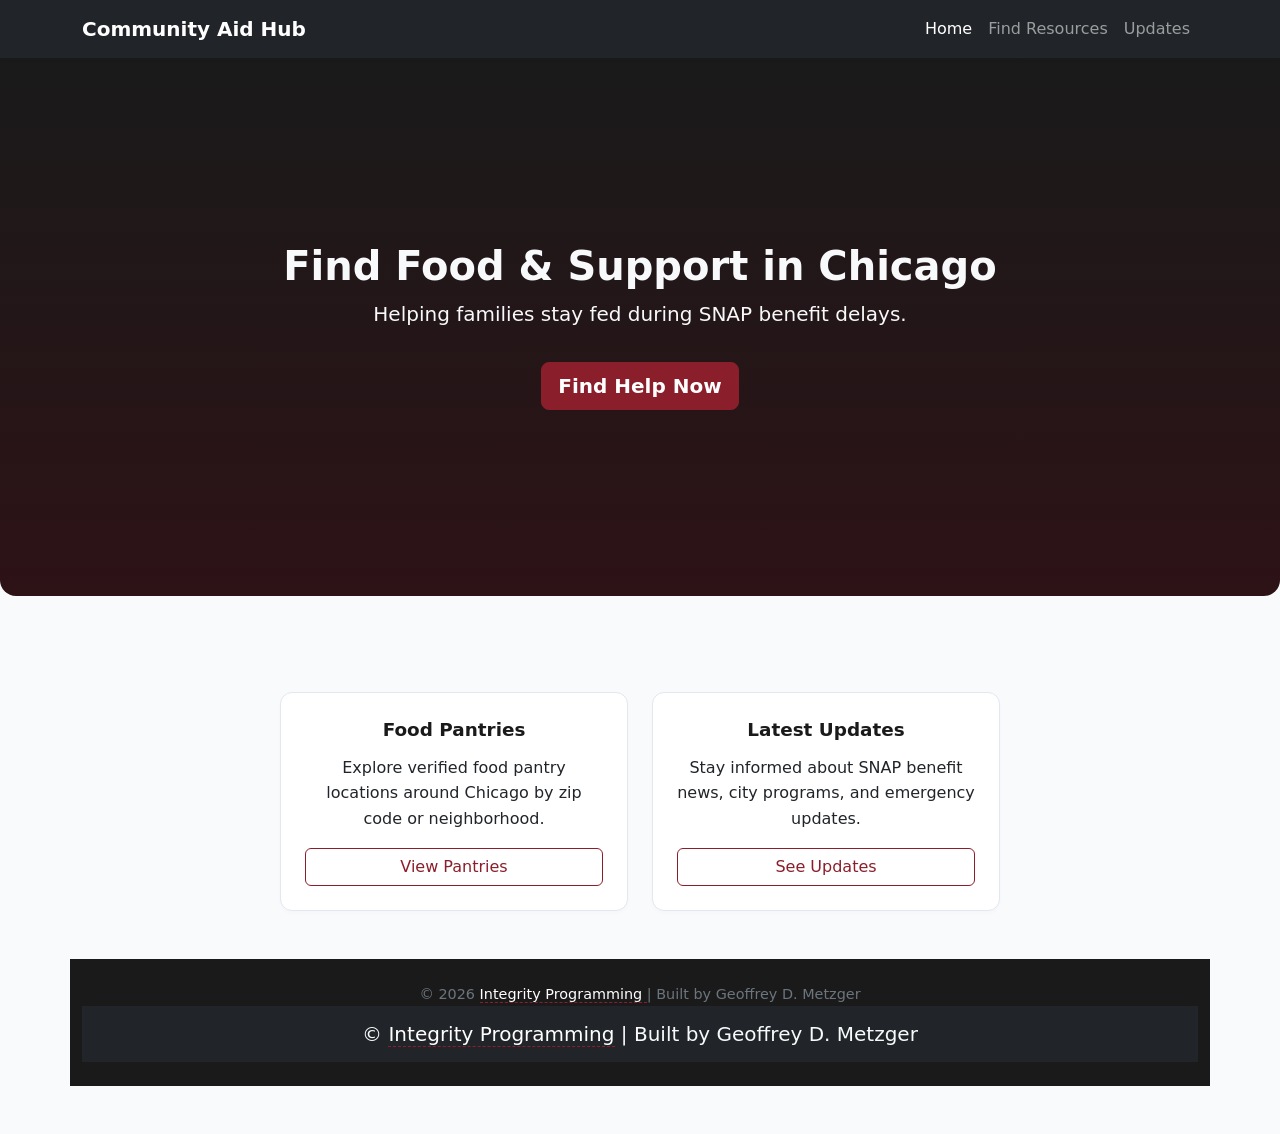
<file: index.html>
<!DOCTYPE html>
<html lang="en" class="h-100">
<html lang="en">

<head>
  <meta charset="UTF-8" />
  <meta name="viewport" content="width=device-width, initial-scale=1" />
  <title>Chicago SNAP Assistance Hub</title>
  <link href="https://cdn.jsdelivr.net/npm/bootstrap@5.3.3/dist/css/bootstrap.min.css" rel="stylesheet" />
  <link rel="stylesheet" href="css/style.css" />
  
</head>

<body class="d-flex flex-column h-100">
  <!-- Bootstrap -->
  <link href="https://cdn.jsdelivr.net/npm/bootstrap@5.3.3/dist/css/bootstrap.min.css" rel="stylesheet" />
  <!-- Custom CSS -->
  <link rel="stylesheet" href="css/style.css" />
</head>

<body>
  <!-- Navbar -->
  <nav class="navbar navbar-expand-lg navbar-dark bg-dark fixed-top">
    <div class="container">
      <a class="navbar-brand fw-bold" href="index.html">Community Aid Hub</a>
      <button class="navbar-toggler" type="button" data-bs-toggle="collapse" data-bs-target="#navbarNav">
        <span class="navbar-toggler-icon"></span>
      </button>
      <div class="collapse navbar-collapse" id="navbarNav">
        <ul class="navbar-nav ms-auto">
          <li class="nav-item"><a class="nav-link active" href="index.html">Home</a></li>
          <li class="nav-item"><a class="nav-link" href="food.html">Find Resources</a></li>
          <li class="nav-item"><a class="nav-link" href="updates.html">Updates</a></li>
        </ul>
      </div>
    </div>
  </nav>
  <!-- Hero -->
  <section class="hero text-center text-light d-flex align-items-center">
    <div class="container">
      <h1 class="fw-bold">Find Food &amp; Support in Chicago</h1>
      <p class="lead">Helping families stay fed during SNAP benefit delays.</p>
      <a href="food.html" class="btn btn-primary btn-lg mt-3">Find Help Now</a>
    </div>
  </section>

  <section class="py-5">
    <div class="container">
      <div class="row g-4 justify-content-center">
  <!-- Info cards -->
  <section class="py-5 justify-content-center">
    <div class="container">
      <div class="row g-4">
        <div class="col-md-4">
          <div class="card h-100 shadow-sm">
            <div class="card-body text-center">
              <h5 class="card-title fw-bold">Food Pantries</h5>
              <p class="card-text">Explore verified food pantry locations around Chicago by zip code or neighborhood.</p>
              <a href="food.html" class="btn btn-outline-primary">View Pantries</a>
            </div>
          </div>
        </div>
        <div class="col-md-4">
          <div class="card h-100 shadow-sm">
            <div class="card-body text-center">
              <h5 class="card-title fw-bold">Latest Updates</h5>
              <p class="card-text">Stay informed about SNAP benefit news, city programs, and emergency updates.</p>
              <a href="updates.html" class="btn btn-outline-primary">See Updates</a>
            </div>
          </div>
        </div>
      </div>
    </div>
  </section>

  <footer class="text-center py-4 mt-auto" style="background-color: #1a1a1a;">
    <p class="mb-0 text-secondary" style="font-size: 0.9rem;">
      © <span id="year"></span> 
      <a href="https://integrity-programming-portfolio-sta.vercel.app/" target="_blank" class="text-white text-decoration-none fw-medium">
        Integrity Programming
      </a> 
      | Built by Geoffrey D. Metzger
    </p>
  <!-- Footer -->
  <footer class="bg-dark text-light text-center py-3 mt-auto">
    <h5 class="mb-0">
      © <span id="year"></span> <a href="https://integrity-programming-portfolio-sta.vercel.app/" target="_blank">Integrity Programming</a> |
      Built by Geoffrey D. Metzger
    </h5>
  </footer>

  <script src="https://cdn.jsdelivr.net/npm/bootstrap@5.3.3/dist/js/bootstrap.bundle.min.js"></script>
  <script>
    document.getElementById("year").textContent = new Date().getFullYear();
  </script>
</body>
</html>
</html>
</file>
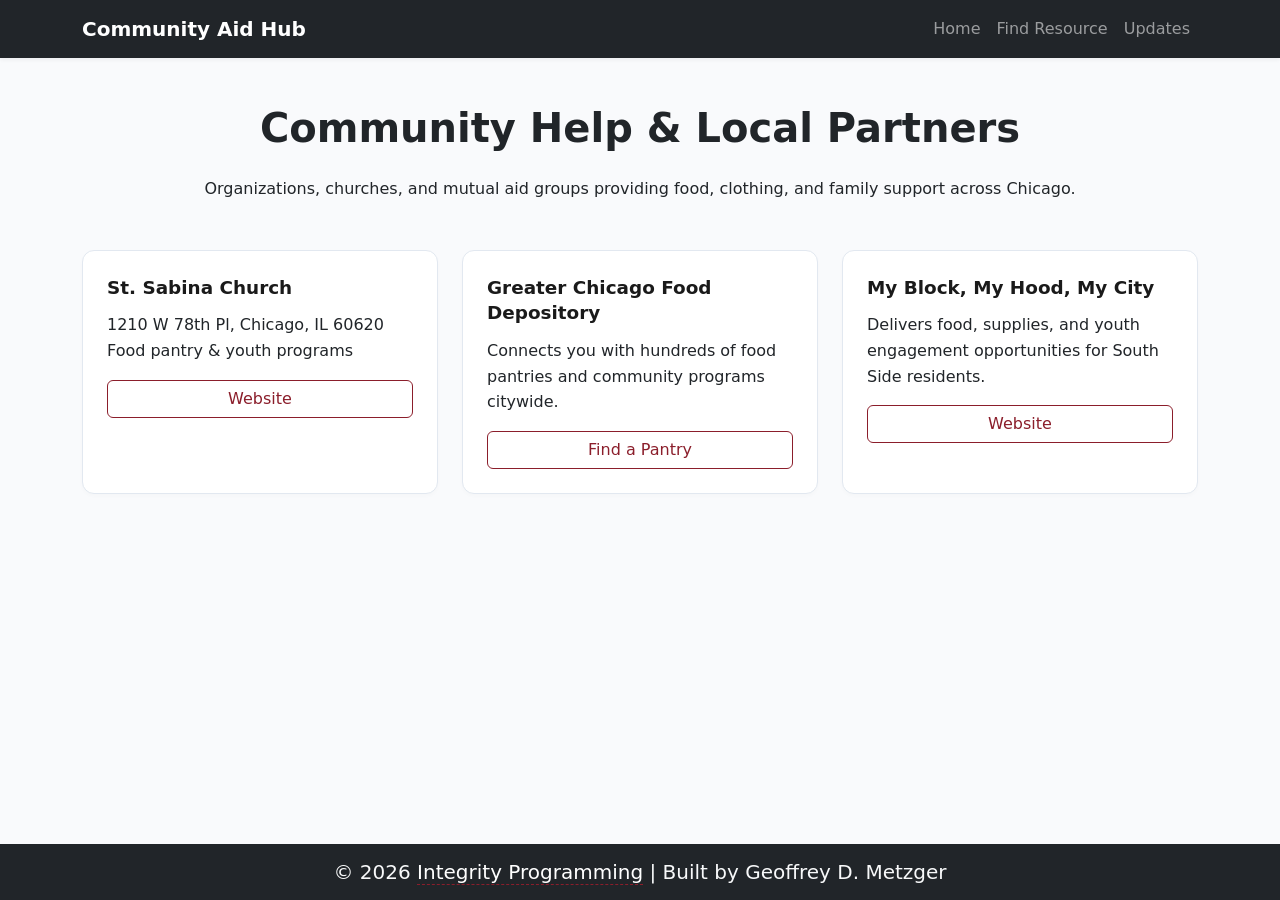
<file: communities.html>
<!DOCTYPE html>
<html lang="en">
<head>
  <meta charset="UTF-8" />
  <meta name="viewport" content="width=device-width, initial-scale=1" />
  <title>Community Resources – SNAP Assistance Chicago</title>
  <link href="https://cdn.jsdelivr.net/npm/bootstrap@5.3.3/dist/css/bootstrap.min.css" rel="stylesheet" />
  <link rel="stylesheet" href="css/style.css" />
</head>

<body>
  <!-- Navbar -->
  <nav class="navbar navbar-expand-lg navbar-dark bg-dark fixed-top">
    <div class="container">
      <a class="navbar-brand fw-bold" href="index.html">Community Aid Hub</a>
      <button class="navbar-toggler" type="button" data-bs-toggle="collapse" data-bs-target="#navbarNav">
        <span class="navbar-toggler-icon"></span>
      </button>
      <div class="collapse navbar-collapse" id="navbarNav">
        <ul class="navbar-nav ms-auto">
          <li class="nav-item"><a class="nav-link" href="index.html">Home</a></li>
          <li class="nav-item"><a class="nav-link" href="food.html">Find Resource</a></li>
          <!--<li class="nav-item"><a class="nav-link" href="community.html">Community</a></li>-->
          <li class="nav-item"><a class="nav-link" href="updates.html">Updates</a></li>
          <!--<li class="nav-item"><a class="nav-link" href="contact.html">Contact</a></li>-->
        </ul>
      </div>
    </div>
  </nav>

  <main class="container py-5">
    <h1 class="fw-bold mb-4 text-center">Community Help & Local Partners</h1>
    <p class="text-center mb-5">Organizations, churches, and mutual aid groups providing food, clothing, and family support across Chicago.</p>
    

    <div class="row g-4">
      <div class="col-md-4">
        <div class="card shadow-sm h-100">
          <div class="card-body">
            <h5 class="card-title">St. Sabina Church</h5>
            <p class="card-text">1210 W 78th Pl, Chicago, IL 60620<br>Food pantry & youth programs</p>
            <a href="https://www.saintsabina.com/" class="btn btn-outline-primary" target="_blank">Website</a>
          </div>
        </div>
      </div>

      <div class="col-md-4">
        <div class="card shadow-sm h-100">
          <div class="card-body">
            <h5 class="card-title">Greater Chicago Food Depository</h5>
            <p class="card-text">Connects you with hundreds of food pantries and community programs citywide.</p>
            <a href="https://www.chicagosfoodbank.org/" class="btn btn-outline-primary" target="_blank">Find a Pantry</a>
          </div>
        </div>
      </div>

      <div class="col-md-4">
        <div class="card shadow-sm h-100">
          <div class="card-body">
            <h5 class="card-title">My Block, My Hood, My City</h5>
            <p class="card-text">Delivers food, supplies, and youth engagement opportunities for South Side residents.</p>
            <a href="https://www.formyblock.org/" class="btn btn-outline-primary" target="_blank">Website</a>
          </div>
        </div>
      </div>
    </div>
  </main>

  <!-- ✅ Footer -->
  <footer class="bg-dark text-light text-center py-3 mt-auto">
  <h5 class="mb-0">
    © <span id="year"></span> <a href="https://integrity-programming-portfolio-sta.vercel.app/" target="_blank">Integrity Programming</a> |
    Built by Geoffrey D. Metzger
  </h5>
</footer>

<script>
  document.getElementById("year").textContent = new Date().getFullYear();
</script>
  <script src="https://cdn.jsdelivr.net/npm/bootstrap@5.3.3/dist/js/bootstrap.bundle.min.js"></script>
  <script>
    document.getElementById("year").textContent = new Date().getFullYear();
  </script>
</body>
</html>
</file>
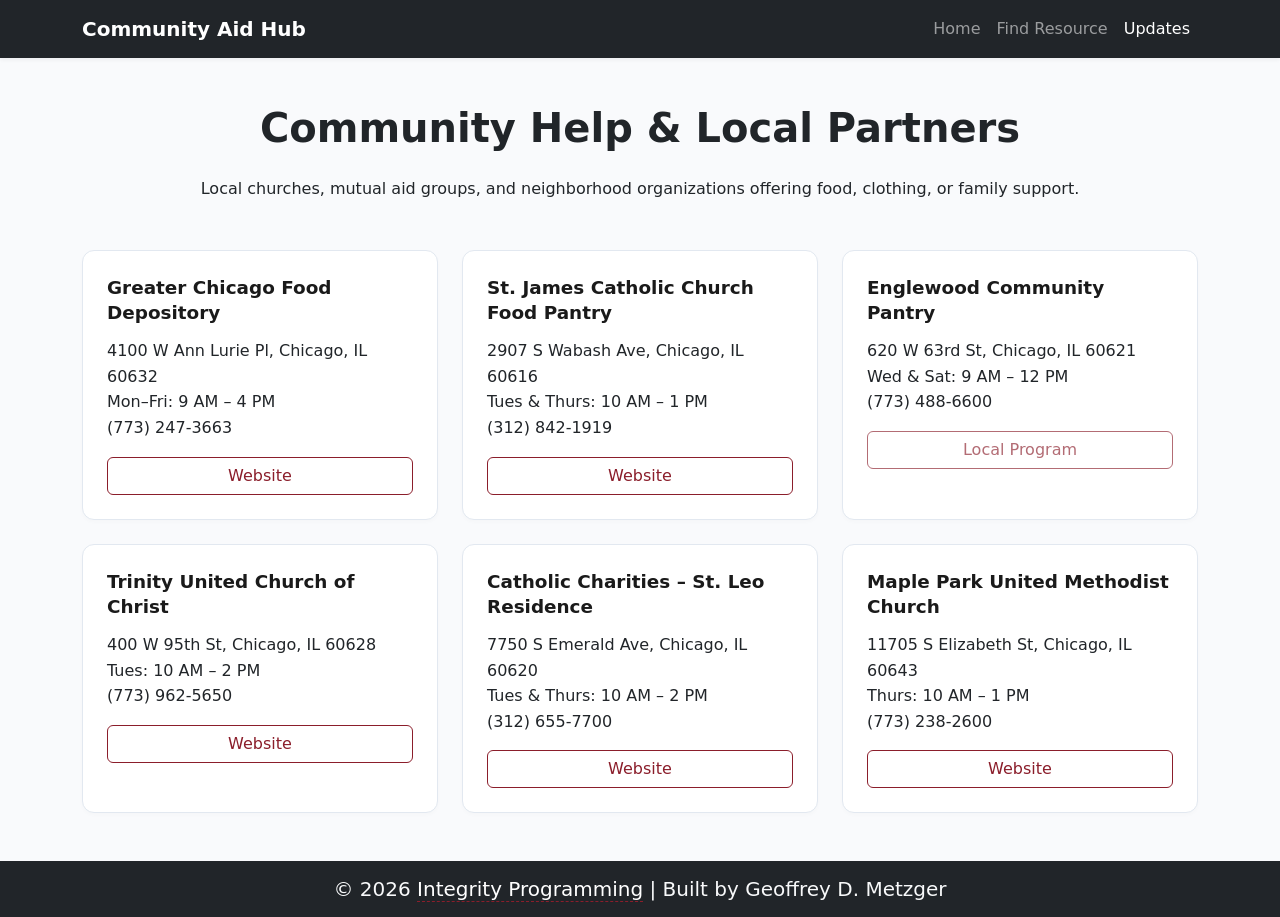
<file: community.html>
<!DOCTYPE html>
<html lang="en">
<head>
  <meta charset="UTF-8" />
  <meta name="viewport" content="width=device-width, initial-scale=1" />
  <title>Find Food – SNAP Assistance Chicago</title>

  <!-- Bootstrap -->
  <link href="https://cdn.jsdelivr.net/npm/bootstrap@5.3.3/dist/css/bootstrap.min.css" rel="stylesheet" />
  <link rel="stylesheet" href="css/style.css" />
</head>

<body>
  <!-- Navbar -->
  <nav class="navbar navbar-expand-lg navbar-dark bg-dark fixed-top">
    <div class="container">
      <a class="navbar-brand fw-bold" href="index.html">Community Aid Hub</a>
      <button class="navbar-toggler" type="button" data-bs-toggle="collapse" data-bs-target="#navbarNav">
        <span class="navbar-toggler-icon"></span>
      </button>
      <div class="collapse navbar-collapse" id="navbarNav">
        <ul class="navbar-nav ms-auto">
          <li class="nav-item"><a class="nav-link" href="index.html">Home</a></li>
          <li class="nav-item"><a class="nav-link" href="food.html">Find Resource</a></li>
          <!--<li class="nav-item"><a class="nav-link" href="community.html">Community</a></li>-->
          <li class="nav-item"><a class="nav-link active" href="updates.html">Updates</a></li>
          <!--<li class="nav-item"><a class="nav-link" href="contact.html">Contact</a></li>-->
        </ul>
      </div>
    </div>
  </nav>

  <!-- Main -->
  <main class="container py-5">
    <h1 class="fw-bold mb-4 text-center">Community Help & Local Partners</h1>
    <p class="text-center mb-5">Local churches, mutual aid groups, and neighborhood organizations offering food, clothing, or family support.</p>
    <div class="row g-4">
      <!-- Pantry 1 -->
      <div class="col-md-4">
        <div class="card shadow-sm h-100">
          <div class="card-body">
            <h5 class="card-title fw-bold">Greater Chicago Food Depository</h5>
            <p class="card-text">
              4100 W Ann Lurie Pl, Chicago, IL 60632<br>
              Mon–Fri: 9 AM – 4 PM<br>
              (773) 247-3663
            </p>
            <a href="https://www.chicagosfoodbank.org/" class="btn btn-outline-primary" target="_blank">Website</a>
          </div>
        </div>
      </div>

      <!-- Pantry 2 -->
      <div class="col-md-4">
        <div class="card shadow-sm h-100">
          <div class="card-body">
            <h5 class="card-title fw-bold">St. James Catholic Church Food Pantry</h5>
            <p class="card-text">
              2907 S Wabash Ave, Chicago, IL 60616<br>
              Tues & Thurs: 10 AM – 1 PM<br>
              (312) 842-1919
            </p>
            <a href="https://www.stjameswabash.org/" class="btn btn-outline-primary" target="_blank">Website</a>
          </div>
        </div>
      </div>

      <!-- Pantry 3 -->
      <div class="col-md-4">
        <div class="card shadow-sm h-100">
          <div class="card-body">
            <h5 class="card-title fw-bold">Englewood Community Pantry</h5>
            <p class="card-text">
              620 W 63rd St, Chicago, IL 60621<br>
              Wed & Sat: 9 AM – 12 PM<br>
              (773) 488-6600
            </p>
            <a href="#" class="btn btn-outline-primary disabled">Local Program</a>
          </div>
        </div>
      </div>

      <!-- Pantry 4 -->
      <div class="col-md-4">
        <div class="card shadow-sm h-100">
          <div class="card-body">
            <h5 class="card-title fw-bold">Trinity United Church of Christ</h5>
            <p class="card-text">
              400 W 95th St, Chicago, IL 60628<br>
              Tues: 10 AM – 2 PM<br>
              (773) 962-5650
            </p>
            <a href="https://www.trinitychicago.org/" class="btn btn-outline-primary" target="_blank">Website</a>
          </div>
        </div>
      </div>

      <!-- Pantry 5 -->
      <div class="col-md-4">
        <div class="card shadow-sm h-100">
          <div class="card-body">
            <h5 class="card-title fw-bold">Catholic Charities – St. Leo Residence</h5>
            <p class="card-text">
              7750 S Emerald Ave, Chicago, IL 60620<br>
              Tues & Thurs: 10 AM – 2 PM<br>
              (312) 655-7700
            </p>
            <a href="https://www.catholiccharities.net/" class="btn btn-outline-primary" target="_blank">Website</a>
          </div>
        </div>
      </div>

      <!-- Pantry 6 -->
      <div class="col-md-4">
        <div class="card shadow-sm h-100">
          <div class="card-body">
            <h5 class="card-title fw-bold">Maple Park United Methodist Church</h5>
            <p class="card-text">
              11705 S Elizabeth St, Chicago, IL 60643<br>
              Thurs: 10 AM – 1 PM<br>
              (773) 238-2600
            </p>
            <a href="https://mapleparkchurch.org/" class="btn btn-outline-primary" target="_blank">Website</a>
          </div>
        </div>
      </div>
    </div>
  </main>

  <!-- ✅ Footer -->
  <footer class="bg-dark text-light text-center py-3 mt-auto">
  <h5 class="mb-0">
    © <span id="year"></span> <a href="https://integrity-programming-portfolio-sta.vercel.app/" target="_blank">Integrity Programming</a> |
    Built by Geoffrey D. Metzger
  </h5>
</footer>

  <script src="https://cdn.jsdelivr.net/npm/bootstrap@5.3.3/dist/js/bootstrap.bundle.min.js"></script>
  <script>document.getElementById("year").textContent = new Date().getFullYear();</script>
</body>
</html>
</file>
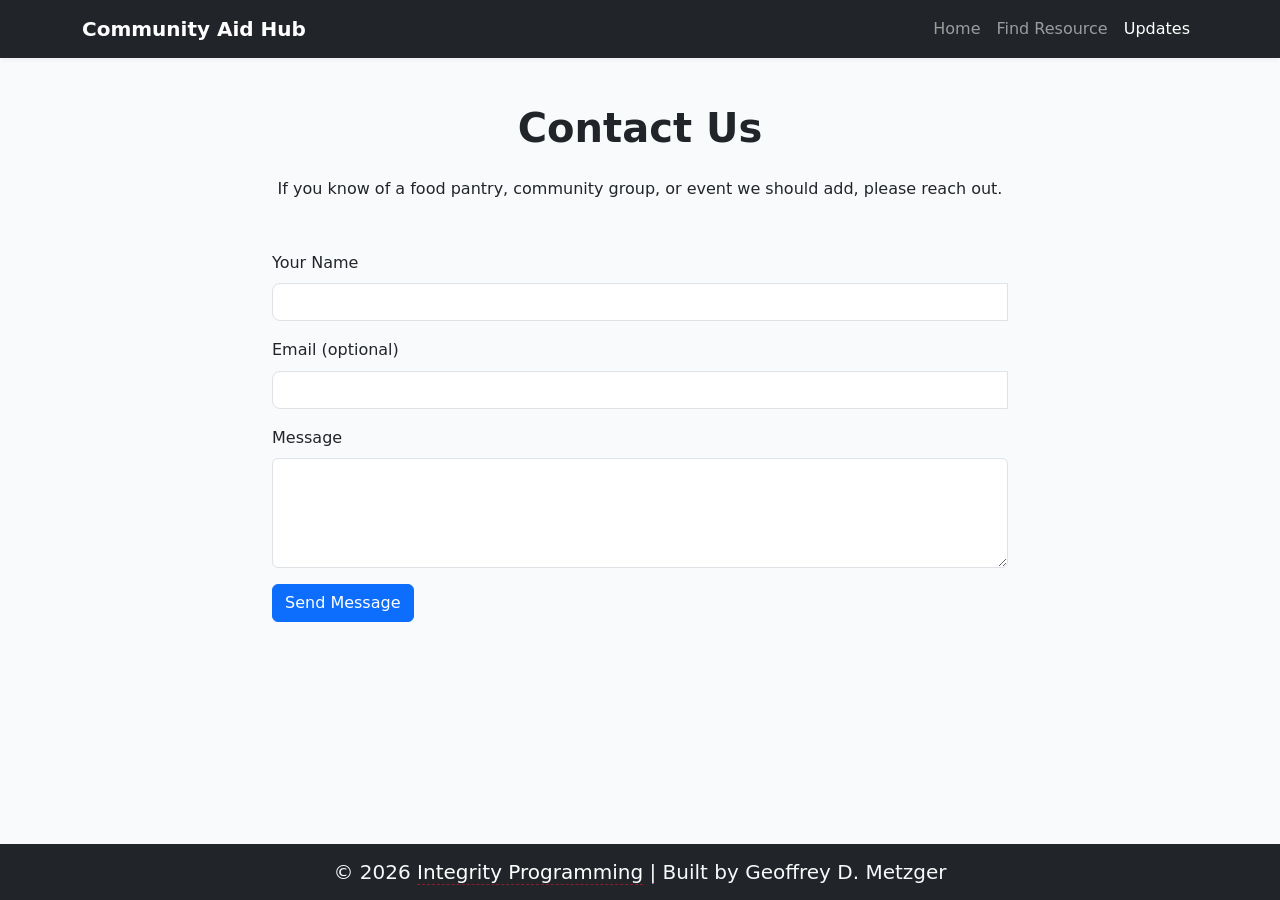
<file: contact.html>
<!DOCTYPE html>
<html lang="en">
<head>
  <meta charset="UTF-8" />
  <meta name="viewport" content="width=device-width, initial-scale=1" />
  <title>Contact – SNAP Assistance Chicago</title>
  <link href="https://cdn.jsdelivr.net/npm/bootstrap@5.3.3/dist/css/bootstrap.min.css" rel="stylesheet" />
  <link rel="stylesheet" href="css/style.css" />
</head>

<body>
  <nav class="navbar navbar-expand-lg navbar-dark bg-dark fixed-top">
    <div class="container">
      <a class="navbar-brand fw-bold" href="index.html">Community Aid Hub</a>
      <button class="navbar-toggler" type="button" data-bs-toggle="collapse" data-bs-target="#navbarNav">
        <span class="navbar-toggler-icon"></span>
      </button>
      <div class="collapse navbar-collapse" id="navbarNav">
        <ul class="navbar-nav ms-auto">
          <li class="nav-item"><a class="nav-link" href="index.html">Home</a></li>
          <li class="nav-item"><a class="nav-link" href="food.html">Find Resource</a></li>
          <!--<li class="nav-item"><a class="nav-link" href="community.html">Community</a></li>-->
          <li class="nav-item"><a class="nav-link active" href="updates.html">Updates</a></li>
          <!--<li class="nav-item"><a class="nav-link" href="contact.html">Contact</a></li>-->
        </ul>
      </div>
    </div>
  </nav>

  <main class="container py-5">
    <h1 class="fw-bold mb-4 text-center">Contact Us</h1>
    <p class="text-center mb-5">If you know of a food pantry, community group, or event we should add, please reach out.</p>

    <div class="row justify-content-center">
      <div class="col-md-8">
        <form action="mailto:geoffreydmetzger@theshandaapp.com" method="post" enctype="text/plain">
          <div class="mb-3">
            <label for="name" class="form-label">Your Name</label>
            <input type="text" class="form-control" id="name" required />
          </div>
          <div class="mb-3">
            <label for="email" class="form-label">Email (optional)</label>
            <input type="email" class="form-control" id="email" />
          </div>
          <div class="mb-3">
            <label for="message" class="form-label">Message</label>
            <textarea class="form-control" id="message" rows="4" required></textarea>
          </div>
          <button type="submit" class="btn btn-primary">Send Message</button>
        </form>
      </div>
    </div>
  </main>

  <!-- ✅ Footer -->
  <footer class="bg-dark text-light text-center py-3 mt-auto">
  <h5 class="mb-0">
    © <span id="year"></span> <a href="https://integrity-programming-portfolio-sta.vercel.app/" target="_blank">Integrity Programming</a> |
    Built by Geoffrey D. Metzger
  </h5>
</footer>

<script>
  document.getElementById("year").textContent = new Date().getFullYear();
</script>
  <script src="https://cdn.jsdelivr.net/npm/bootstrap@5.3.3/dist/js/bootstrap.bundle.min.js"></script>
  <script>
    document.getElementById("year").textContent = new Date().getFullYear();
  </script>
</body>
</html>
</file>
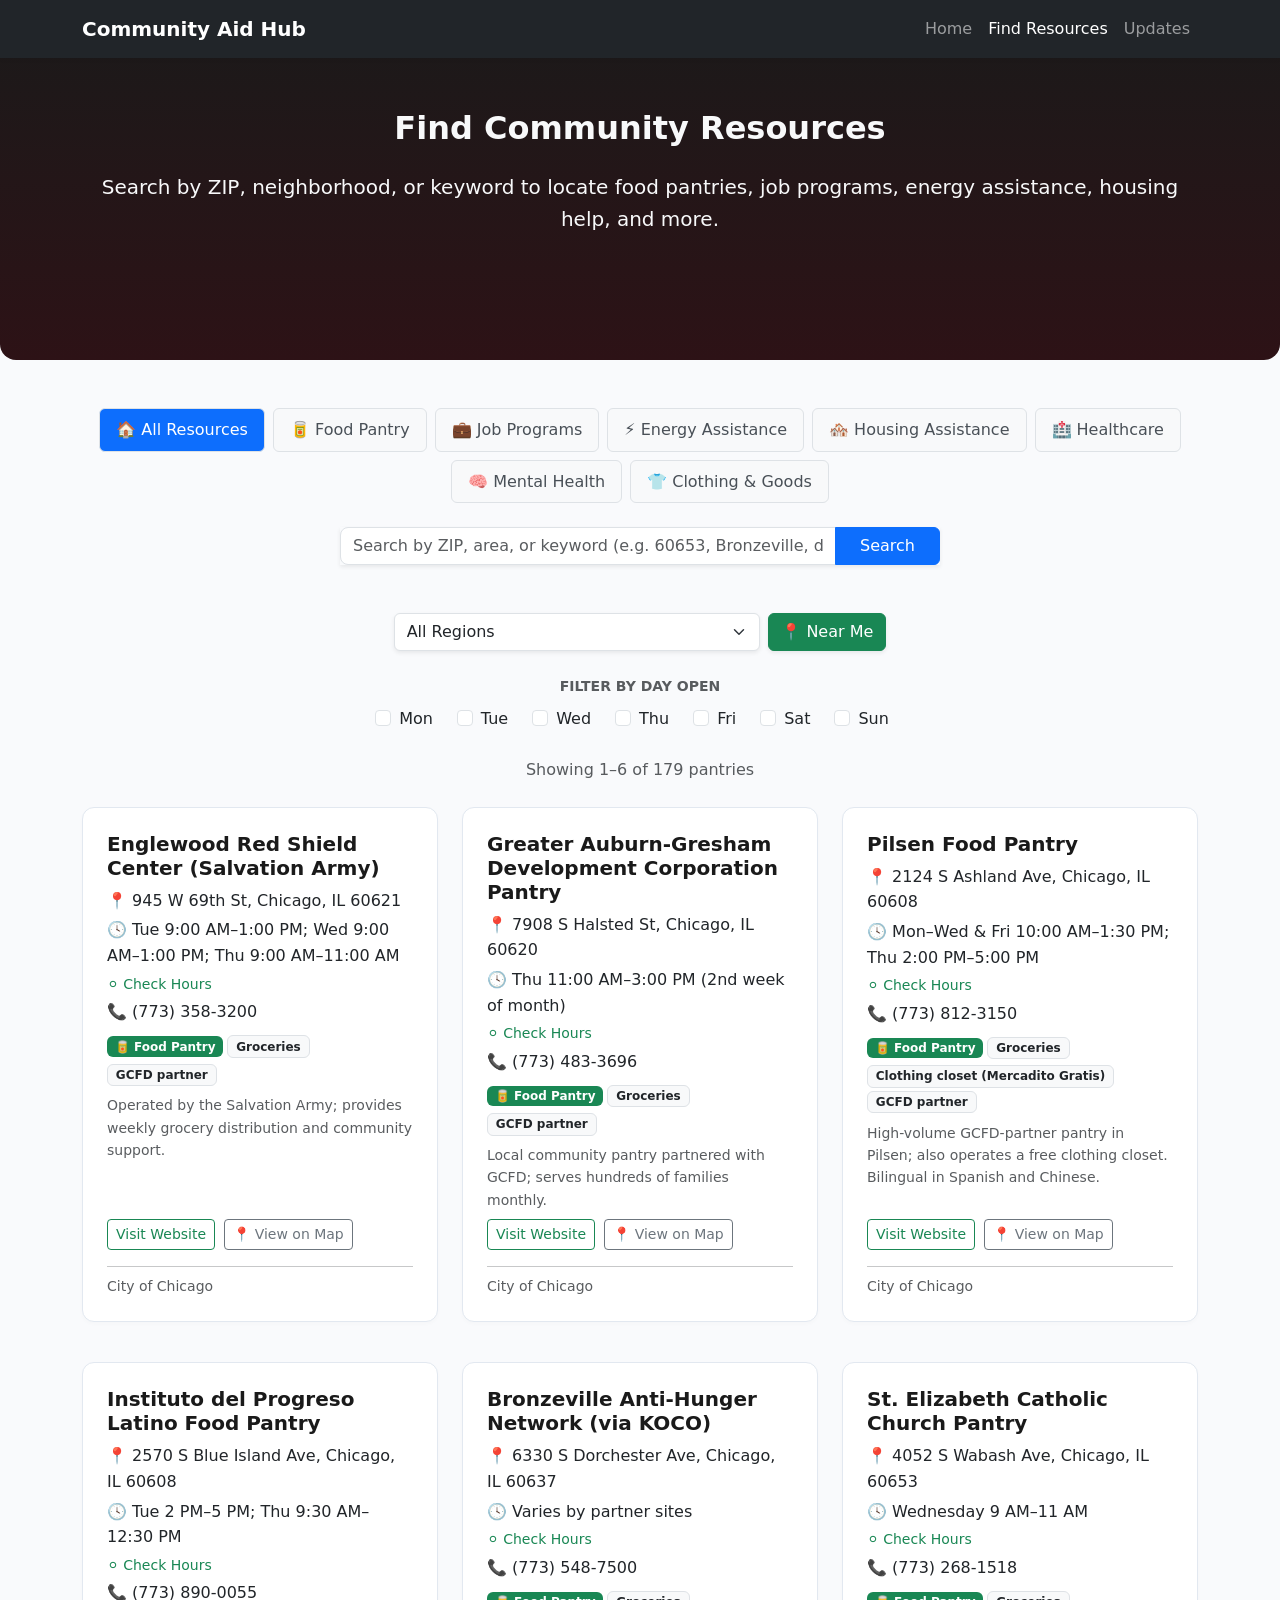
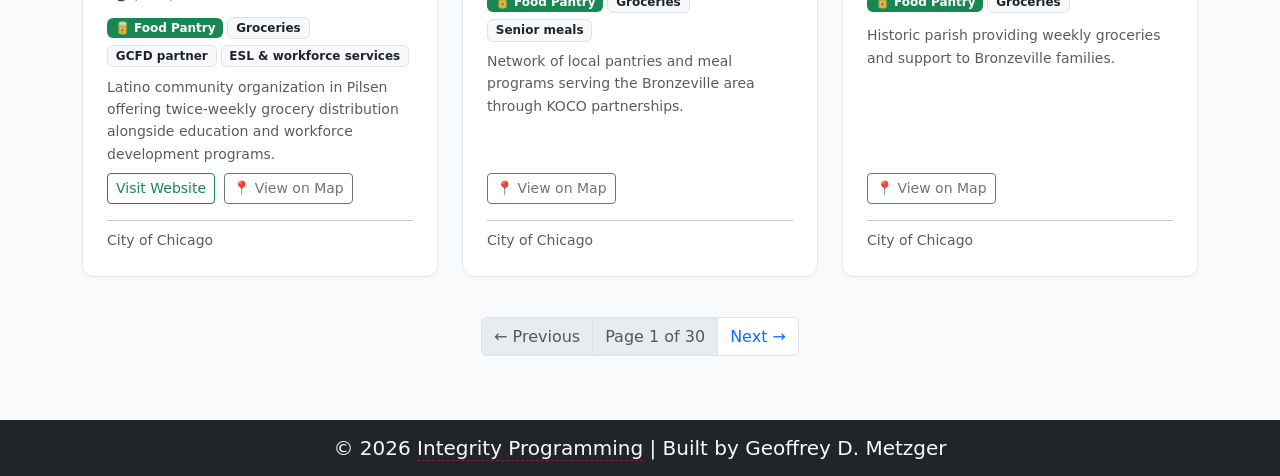
<file: food.html>
<!DOCTYPE html>
<html lang="en">
<head>
  <meta charset="UTF-8" />
  <meta name="viewport" content="width=device-width, initial-scale=1" />
  <title>Find Resources | Community Aid Hub Chicago</title>
  <link href="https://cdn.jsdelivr.net/npm/bootstrap@5.3.3/dist/css/bootstrap.min.css" rel="stylesheet" />
  <link rel="stylesheet" href="css/style.css" />
</head>

<body class="d-flex flex-column min-vh-100">
  <nav class="navbar navbar-expand-lg navbar-dark bg-dark fixed-top">
    <div class="container">
      <a class="navbar-brand fw-bold" href="index.html">Community Aid Hub</a>
      <button class="navbar-toggler" type="button" data-bs-toggle="collapse" data-bs-target="#navbarNav">
        <span class="navbar-toggler-icon"></span>
      </button>
      <div class="collapse navbar-collapse" id="navbarNav">
        <ul class="navbar-nav ms-auto">
          <li class="nav-item"><a class="nav-link" href="index.html">Home</a></li>
          <li class="nav-item"><a class="nav-link active" href="food.html">Find Resources</a></li>
          <li class="nav-item"><a class="nav-link" href="updates.html">Updates</a></li>
        </ul>
      </div>
    </div>
  </nav>
  
  <section class="hero text-center text-light d-flex align-items-center" style="min-height: 40vh; margin-top: -56px; padding-top: 56px;">
    <div class="container">
      <h2 class="fw-bold mb-4 text-center">Find Community Resources</h2>
    <p class="text-center mb-4 lead">
      Search by ZIP, neighborhood, or keyword to locate food pantries, job programs, energy assistance, housing help, and more.
    </p>

    </div>
  </section>

  <main class="container py-5">
    <div class="row justify-content-center mb-4">
      <div class="col-12">
        <ul class="nav nav-pills justify-content-center flex-wrap gap-2" id="categoryTabs">
          <li class="nav-item">
            <button class="nav-link active category-tab" data-category="">🏠 All Resources</button>
          </li>
          <li class="nav-item">
            <button class="nav-link category-tab" data-category="Food Pantry">🥫 Food Pantry</button>
          </li>
          <li class="nav-item">
            <button class="nav-link category-tab" data-category="Job Program">💼 Job Programs</button>
          </li>
          <li class="nav-item">
            <button class="nav-link category-tab" data-category="Energy Assistance">⚡ Energy Assistance</button>
          </li>
          <li class="nav-item">
            <button class="nav-link category-tab" data-category="Housing Assistance">🏘️ Housing Assistance</button>
          </li>
          <li class="nav-item">
            <button class="nav-link category-tab" data-category="Healthcare">🏥 Healthcare</button>
          </li>
          <li class="nav-item">
            <button class="nav-link category-tab" data-category="Mental Health">🧠 Mental Health</button>
          </li>
          <li class="nav-item">
            <button class="nav-link category-tab" data-category="Clothing &amp; Goods">👕 Clothing &amp; Goods</button>
          </li>
        </ul>
      </div>
    </div>

    <div class="row justify-content-center mb-3">
      <div class="col-md-8">
        <div class="input-group shadow-sm">
          <input
            id="searchBox"
            type="text"
            class="form-control"
            placeholder="Search by ZIP, area, or keyword (e.g. 60653, Bronzeville, drive-through)"
          />
          <button id="searchBtn" class="btn btn-primary px-4">
            Search
          </button>
        </div>
      </div>
    </div>

    <div class="row justify-content-center mb-4 g-2">
      <div class="col-md-4">
        <select id="regionFilter" class="form-select shadow-sm">
          <option value="">All Regions</option>
          <option value="City of Chicago">City of Chicago</option>
          <option value="South Suburbs">South Suburbs</option>
          <option value="West Suburbs">West Suburbs</option>
          <option value="Southwest Suburbs">Southwest Suburbs</option>
          <option value="North Suburbs">North Suburbs</option>
          <option value="North/Northwest Suburbs">North/Northwest Suburbs</option>
        </select>
      </div>
      <div class="col-md-auto">
        <button id="nearbyBtn" class="btn btn-success shadow-sm w-100">&#128205; Near Me</button>
      </div>
    </div>

    <div class="row justify-content-center mb-4">
      <div class="col-md-10 text-center">
        <p class="text-muted small mb-2 fw-semibold">FILTER BY DAY OPEN</p>
        <div class="d-flex flex-wrap justify-content-center gap-2">
          <div class="form-check form-check-inline">
            <input class="form-check-input day-filter" type="checkbox" value="mon" id="dayMon">
            <label class="form-check-label" for="dayMon">Mon</label>
          </div>
          <div class="form-check form-check-inline">
            <input class="form-check-input day-filter" type="checkbox" value="tue" id="dayTue">
            <label class="form-check-label" for="dayTue">Tue</label>
          </div>
          <div class="form-check form-check-inline">
            <input class="form-check-input day-filter" type="checkbox" value="wed" id="dayWed">
            <label class="form-check-label" for="dayWed">Wed</label>
          </div>
          <div class="form-check form-check-inline">
            <input class="form-check-input day-filter" type="checkbox" value="thu" id="dayThu">
            <label class="form-check-label" for="dayThu">Thu</label>
          </div>
          <div class="form-check form-check-inline">
            <input class="form-check-input day-filter" type="checkbox" value="fri" id="dayFri">
            <label class="form-check-label" for="dayFri">Fri</label>
          </div>
          <div class="form-check form-check-inline">
            <input class="form-check-input day-filter" type="checkbox" value="sat" id="daySat">
            <label class="form-check-label" for="daySat">Sat</label>
          </div>
          <div class="form-check form-check-inline">
            <input class="form-check-input day-filter" type="checkbox" value="sun" id="daySun">
            <label class="form-check-label" for="daySun">Sun</label>
          </div>
        </div>
      </div>
    </div>

    <p id="resultCount" class="text-center text-muted mb-4"></p>
    
    <div id="results" class="row g-4">
      <p class="text-center text-muted mt-4">Loading resources…</p>
    </div>
    
    <div id="pagination" class="mt-4"></div>
  </main>

  <footer class="bg-dark text-light text-center py-3 mt-auto">
    <h5 class="mb-0">
      © <span id="year"></span> <a href="https://integrity-programming-portfolio-sta.vercel.app/" target="_blank" class="text-light decoration-none">Integrity Programming</a> | Built by Geoffrey D. Metzger
    </h5>
  </footer>

  <script src="https://cdn.jsdelivr.net/npm/bootstrap@5.3.3/dist/js/bootstrap.bundle.min.js"></script>
  <script>
    document.getElementById("year").textContent = new Date().getFullYear();
  </script>
  <script src="js/search.js" defer></script>
</body>
</html>
</file>
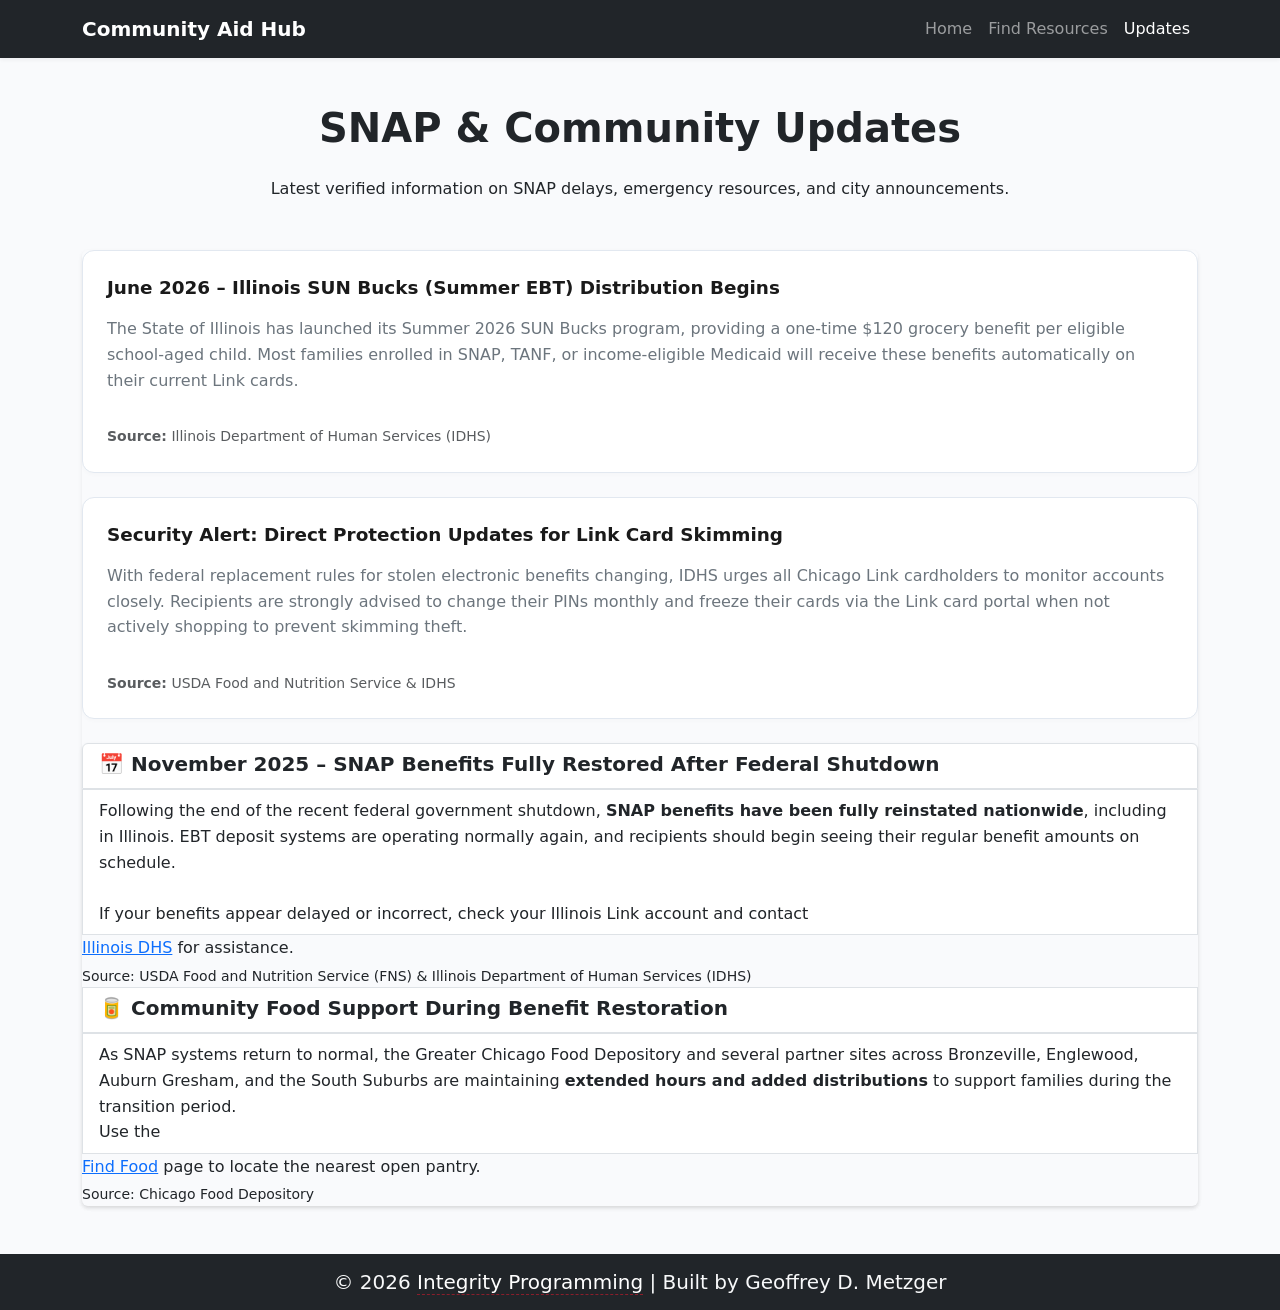
<file: updates.html>
<!DOCTYPE html>
<html lang="en">
<head>
  <meta charset="UTF-8" />
  <meta name="viewport" content="width=device-width, initial-scale=1" />
  <title>Updates – SNAP Assistance Chicago</title>
  <link href="https://cdn.jsdelivr.net/npm/bootstrap@5.3.3/dist/css/bootstrap.min.css" rel="stylesheet" />
  <link rel="stylesheet" href="css/style.css" />
</head>

<body>
  <!-- Navbar -->
  <nav class="navbar navbar-expand-lg navbar-dark bg-dark fixed-top">
    <div class="container">
      <a class="navbar-brand fw-bold" href="index.html">Community Aid Hub</a>
      <button class="navbar-toggler" type="button" data-bs-toggle="collapse" data-bs-target="#navbarNav">
        <span class="navbar-toggler-icon"></span>
      </button>
      <div class="collapse navbar-collapse" id="navbarNav">
        <ul class="navbar-nav ms-auto">
          <li class="nav-item"><a class="nav-link" href="index.html">Home</a></li>
          <li class="nav-item"><a class="nav-link" href="food.html">Find Resources</a></li>
          <li class="nav-item"><a class="nav-link active" href="updates.html">Updates</a></li>
        </ul>
      </div>
    </div>
  </nav>

  <!-- Main Content -->
  <main class="container py-5">
    <h1 class="fw-bold mb-4 text-center">SNAP &amp; Community Updates</h1>
    <p class="text-center mb-5">Latest verified information on SNAP delays, emergency resources, and city announcements.</p> 
    <div class="list-group shadow-sm">


      <div class="card mb-4 shadow-sm border">
        <div class="card-body p-4">
          <h3 class="h5 card-title fw-bold text-dark mb-3">
            June 2026 – Illinois SUN Bucks (Summer EBT) Distribution Begins
          </h3>
          <p class="card-text text-secondary">
            The State of Illinois has launched its Summer 2026 SUN Bucks program, providing a one-time $120 grocery benefit per eligible school-aged child. Most families enrolled in SNAP, TANF, or income-eligible Medicaid will receive these benefits automatically on their current Link cards.
          </p>
          <div class="text-muted small mt-3">
            <strong>Source:</strong> Illinois Department of Human Services (IDHS)
          </div>
        </div>
      </div>

      <div class="card mb-4 shadow-sm border">
        <div class="card-body p-4">
          <h3 class="h5 card-title fw-bold text-dark mb-3">
            Security Alert: Direct Protection Updates for Link Card Skimming
          </h3>
          <p class="card-text text-secondary">
            With federal replacement rules for stolen electronic benefits changing, IDHS urges all Chicago Link cardholders to monitor accounts closely. Recipients are strongly advised to change their PINs monthly and freeze their cards via the Link card portal when not actively shopping to prevent skimming theft.
          </p>
          <div class="text-muted small mt-3">
            <strong>Source:</strong> USDA Food and Nutrition Service &amp; IDHS
          </div>
        </div>
      </div>
    <div class="list-group shadow-sm">
      <a href="#" class="list-group-item list-group-item-action">
        <h5 class="mb-1 fw-bold">📅 November 2025 – SNAP Benefits Fully Restored After Federal Shutdown</h5>
        <p class="mb-1">
          Following the end of the recent federal government shutdown,
          <strong>SNAP benefits have been fully reinstated nationwide</strong>, including in Illinois.
          EBT deposit systems are operating normally again, and recipients should begin seeing their
          regular benefit amounts on schedule.
          <br><br>
          If your benefits appear delayed or incorrect, check your Illinois Link account and contact
          <a href="https://www.dhs.state.il.us/page.aspx?item=30357" target="_blank">Illinois DHS</a> for assistance.
        </p>
        <small>Source: USDA Food and Nutrition Service (FNS) &amp; Illinois Department of Human Services (IDHS)</small>
      </a>

      <a href="#" class="list-group-item list-group-item-action">
        <h5 class="mb-1 fw-bold">🥫 Community Food Support During Benefit Restoration</h5>
        <p class="mb-1">
          As SNAP systems return to normal, the Greater Chicago Food Depository and several partner sites
          across Bronzeville, Englewood, Auburn Gresham, and the South Suburbs are maintaining
          <strong>extended hours and added distributions</strong> to support families during the transition period.
          <br>
          Use the <a href="food.html">Find Food</a> page to locate the nearest open pantry.
        </p>
        <small>Source: Chicago Food Depository</small>
      </a>
    </div>

  </main>

  <!-- Footer -->
  <footer class="bg-dark text-light text-center py-3 mt-auto">
    <h5 class="mb-0">
      © <span id="year"></span> <a href="https://integrity-programming-portfolio-sta.vercel.app/" target="_blank">Integrity Programming</a> |
      Built by Geoffrey D. Metzger
    </h5>
  </footer>

  <script src="https://cdn.jsdelivr.net/npm/bootstrap@5.3.3/dist/js/bootstrap.bundle.min.js"></script>
  <script>
    document.getElementById("year").textContent = new Date().getFullYear();
  </script>
</body>
</html>
</file>
<file: css/style.css>
/* Custom Palette Variables */
:root {
  --charcoal-dark: #121417;
  --charcoal-text: #1a1a1a;
  --crimson-accent: #8b1e2b;
  --crimson-hover: #a62434;
  --card-border: #e2e8f0;
}

/* ------------------------------
   Global Layout
------------------------------ */
html, body {
  height: 100%;
  margin: 0;
  padding: 0;
}

body {
  font-family: "Inter", system-ui, sans-serif;
  display: flex;
  flex-direction: column;
  min-height: 100vh;
  background-color: #f9fafc;
  color: #212529;
  line-height: 1.6;
  padding-top: 56px;
}

main {
  flex: 1;
  padding-bottom: 2rem;
}

/* ------------------------------
   Navbar
------------------------------ */
.navbar {
  box-shadow: 0 2px 4px rgba(0, 0, 0, 0.05);
}

/* ------------------------------
   Hero Section
------------------------------ */
.hero {
  background: linear-gradient(180deg, #1a1a1a 0%, #2d1216 100%);
  color: #fff;
  min-height: 60vh;
  display: flex;
  flex-direction: column;
  justify-content: center;
  align-items: center;
  text-align: center;
  padding: 3rem 1rem;
  border-radius: 0 0 1rem 1rem;
}

/* Main Hero Button - Crimson Accent */
.hero .btn-primary, 
.hero button:not(.secondary) {
  background-color: var(--crimson-accent) !important;
  border-color: var(--crimson-accent) !important;
  color: #ffffff !important;
  font-weight: 600;
  transition: background-color 0.2s ease, transform 0.1s ease;
}

.hero .btn-primary:hover,
.hero button:not(.secondary):hover {
  background-color: var(--crimson-hover) !important;
  border-color: var(--crimson-hover) !important;
}

/* ------------------------------
   Search Box
------------------------------ */
.input-group {
  max-width: 600px;
  margin: 0 auto 2rem auto;
}

input.form-control {
  border-radius: 0.5rem 0 0 0.5rem;
}

/* ------------------------------
   Cards
------------------------------ */
.card {
  background: #ffffff;
  border: 1px solid var(--card-border) !important;
  border-radius: 12px;
  overflow: hidden;
  transition: all 0.25s cubic-bezier(0.4, 0, 0.2, 1);
  box-shadow: 0 2px 4px rgba(18, 20, 23, 0.02) !important;
  height: 100%;
  display: flex;
  flex-direction: column;
}

.card:hover {
  transform: translateY(-4px);
  border-color: #cbd5e1 !important;
  box-shadow: 0 12px 24px rgba(18, 20, 23, 0.06) !important;
}

.card-body {
  padding: 1.5rem;
  display: flex;
  flex-direction: column;
  flex: 1;
}


.card-body h5,
.card h3, 
.card .card-title {
  color: var(--charcoal-text) !important;
  font-weight: 700;
}

/* Card Title / Organization Name */
.card-title {
  font-size: 1.15rem;
  font-weight: 700;
  line-height: 1.4;
  color: var(--charcoal-text) !important;
  margin-bottom: 0.75rem;
}

/* Status Indicator Sub-Row */
.status-pill-container {
  display: flex;
  align-items: center;
  gap: 0.5rem;
  margin-bottom: 1rem;
  font-size: 0.85rem;
  font-weight: 600;
}

.status-dot {
  width: 8px;
  height: 8px;
  border-radius: 50%;
  display: inline-block;
}
.status-open { background-color: #10b981; color: #047857; }
.status-closed { background-color: #94a3b8; color: #64748b; }

/* Structural Info Rows (Address, Hours, Phone) */
.card-info-item {
  display: flex;
  align-items: flex-start;
  gap: 0.75rem;
  font-size: 0.9rem;
  color: #475569;
  margin-bottom: 0.65rem;
  line-height: 1.4;
}

.card-info-item svg {
  flex-shrink: 0;
  margin-top: 2px;
  color: #64748b;
}

/* Fine Muted Bottom Meta text */
.card-meta-footer {
  font-size: 0.85rem;
  color: #64748b;
  border-top: 1px solid #f1f5f9;
  padding-top: 1rem;
  margin-top: auto;
}

/* Interactive Card Buttons */
.card-actions-wrapper {
  display: grid;
  grid-template-columns: 1fr auto;
  gap: 0.5rem;
  margin-top: 1.25rem;
}

.btn-card-action {
  padding: 0.5rem 1rem;
  font-size: 0.85rem;
  font-weight: 600;
  border-radius: 6px;
  transition: all 0.2s ease;
  display: inline-flex;
  align-items: center;
  justify-content: center;
  gap: 0.5rem;
}

.btn-card-primary {
  border: 1px solid var(--crimson-accent);
  color: var(--crimson-accent);
  background: transparent;
}

.btn-card-primary:hover {
  background: var(--crimson-accent);
  color: #ffffff;
}

.btn-card-secondary {
  border: 1px solid #e2e8f0;
  color: #475569;
  background: #f8fafc;
}

.btn-card-secondary:hover {
  background: #f1f5f9;
  color: #1e293b;
}

/* Card Action Buttons - Sleek Crimson Outline */
.card .btn-outline-primary,
.card button.outline {
  color: var(--crimson-accent) !important;
  border-color: var(--crimson-accent) !important;
  background-color: transparent !important;
  font-weight: 500;
  transition: all 0.2s ease;
}

.card .btn-outline-primary:hover,
.card button.outline:hover {
  color: #ffffff !important;
  background-color: var(--crimson-accent) !important;
  border-color: var(--crimson-accent) !important;
}

/* ------------------------------
   Footer
------------------------------ */
footer {
  background-color: #1a1a1a; /* Matched to start of hero charcoal */
  color: #f8f9fa;
  text-align: center;
  padding: 1rem 0;
  font-size: 0.9rem;
  margin-top: auto;
  position: relative;
}

/* Fixed blue links to match theme colors */
footer a {
  color: #ffffff; 
  text-decoration: none;
  font-weight: 500;
  border-bottom: 1px dashed var(--crimson-accent);
}

footer a:hover {
  color: var(--crimson-hover);
  text-decoration: none;
  border-bottom-style: solid;
}

/* ------------------------------
   Responsive
------------------------------ */
@media (max-width: 768px) {
  .hero {
    padding: 2rem 1rem;
    font-size: 0.95rem;
  }
  .card {
    margin-bottom: 1rem;
  }
  footer {
    font-size: 0.8rem;
  }
}

.row.g-4 {
  justify-content: center;
}

@media (min-width: 768px) {
  .row.g-4:has(.col-md-4:nth-child(3)) {
    justify-content: start;
  }
}

/* ------------------------------
<<<<<<< HEAD
   Category Tab Pills (From Directory Page)
=======
   Category Tab Pills
>>>>>>> 073bfa53f83274b5877c43fb02fcc81b81e5a6b2
------------------------------ */
.nav-pills .nav-link {
  border: 1px solid #dee2e6;
  color: #495057;
  background-color: #f8f9fa;
}

.nav-pills .nav-link:hover {
  background-color: #e9ecef;
}

<<<<<<< HEAD
/* Fixed template blue active tab state to Crimson */
.nav-pills .nav-link.active {
  background-color: var(--crimson-accent) !important;
  border-color: var(--crimson-accent) !important;
  color: #fff !important;
=======
.nav-pills .nav-link.active {
  background-color: #0d6efd;
  border-color: #0d6efd;
  color: #fff;
}

/* Mental Health purple badge (not in Bootstrap by default) */
.bg-purple {
  background-color: #6f42c1 !important;
  color: #fff;
>>>>>>> 073bfa53f83274b5877c43fb02fcc81b81e5a6b2
}


/* Custom Element Accent Buttons */
.btn-crimson {
  background-color: var(--crimson-accent) !important;
  color: #ffffff !important;
  border: none;
  transition: background-color 0.2s ease;
}
.btn-crimson:hover {
  background-color: var(--crimson-hover) !important;
}

.btn-charcoal {
  background-color: #2a2e35 !important;
  color: #ffffff !important;
  border: 1px solid #3e444f;
  transition: all 0.2s ease;
}
.btn-charcoal:hover {
  background-color: #1a1a1a !important;
}



/* Sleek Day Filter Checkboxes */
.form-check-inline {
  background-color: #ffffff;
  border: 1px solid #e2e8f0;
  padding: 0.4rem 0.8rem 0.4rem 2.2rem; /* Extra left padding to clear the checkbox */
  border-radius: 0.5rem;
  margin: 0.25rem !important;
  transition: all 0.2s ease;
  box-shadow: 0 1px 3px rgba(0,0,0,0.02);
}

.form-check-inline:hover {
  border-color: var(--crimson-accent);
  background-color: #fffafb;
}

/* Color the active checkbox state to Crimson */
.form-check-input:checked {
  background-color: var(--crimson-accent) !important;
  border-color: var(--crimson-accent) !important;
}

/* Custom Muted Resource Tags */
.badge, 
[class^="bg-"] {
  background-color: #f1f5f9 !important;
  color: #334155 !important;
  border: 1px solid #cbd5e1;
  font-weight: 500;
  padding: 0.35em 0.65em;
  border-radius: 0.375rem;
}

/* Specific active/category specific styling if desired */
.card-body .badge:first-of-type {
  border-left: 3px solid var(--crimson-accent);
}
</file>
